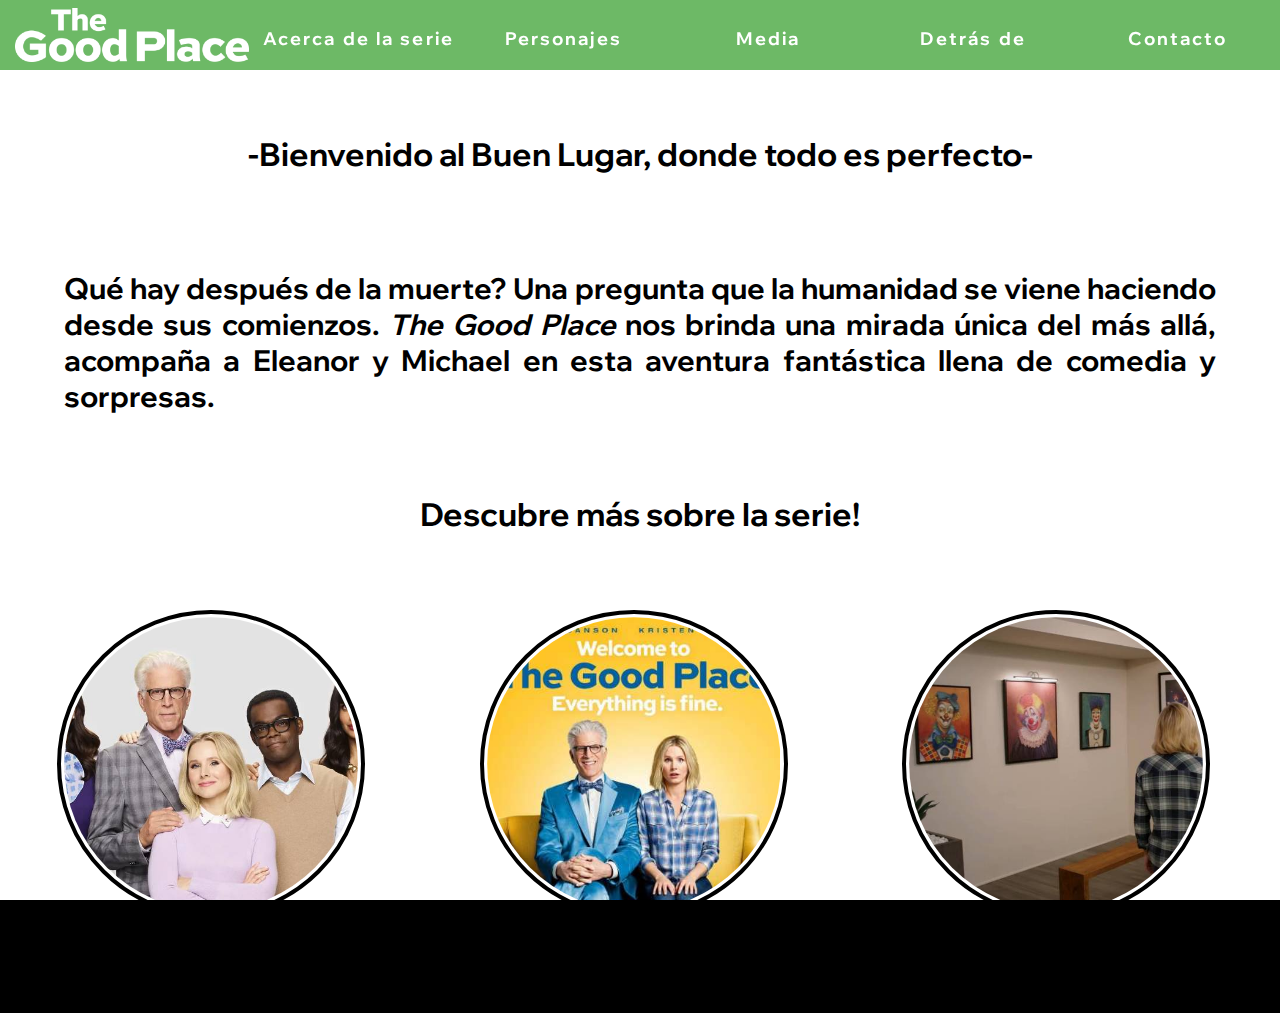
<file: Index.html>
<!DOCTYPE html>
<html>
<head>
	<link rel="stylesheet" type="text/css" href="css/style.css">
	<link rel="preconnect" href="https://fonts.googleapis.com">
	<link rel="preconnect" href="https://fonts.gstatic.com" crossorigin>
	<link href="https://fonts.googleapis.com/css2?family=Wix+Madefor+Display&display=swap" rel="stylesheet">
	<meta charset="UTF-8">
	<meta name="viewport" content="width=device-width, initial-scale=1">
	<title>The Good Page</title>
	<link rel="icon" type="image/x-icon" href="images/favicon.ico">
</head>
<body>

<header>
	<div class="logo">
		<a href="index.html"> 
            <img src="images/logo_linea.png" alt = "Logo de The Good Place">
        </a>
	</div>
	<nav>
		<ul class="navigator">
			<li><a href="serie.html">Acerca de la serie</a></li>
			<li><a href="personajes.html">Personajes</a></li>
			<li><a href="media.html">Media</a></li>
			<li class="drop"><p>Detrás de escena&#9662</p>
				<ul class="dropdown">
					<li><a href="backstage.html">Equipo</a></li>
					<li><a href="reviews.html">Recepción</a></li>
				</ul>
			</li>
			<li><a href="about.html">Contacto</a></li>
		</ul>
		<div class="hamburguesa">
			<span></span>
			<span></span>
			<span></span>
		</div>
	</nav>
</header>

<main class="welcome">
	<h1>-Bienvenido al Buen Lugar, donde todo es perfecto-</h1>
	<p>Qué hay después de la muerte? Una pregunta que la humanidad se viene haciendo desde sus comienzos. <span>The Good Place</span> nos brinda una mirada única del más allá, acompaña a Eleanor y Michael en esta aventura fantástica llena de comedia y sorpresas.</p>

	
	<article class="redireccion_pages">
		<h2>Descubre más sobre la serie!</h2>
		<section>
			<div>
				<a href="Personajes.html"> 
					<img src="images/characters.jpg" alt = "redireccion a la pagina de personajes">
					<h4>Personajes</h4>
				</a>
			</div>
			<div>
				<a href="Serie.html"> 
					<img src="images/serie.jpg" alt = "redireccion a informacion de la serie">
					<h4>Sobre la serie</h4>
				</a>
			</div>
			<div>
				<a href="Media.html"> 
					<img src="images/media.jpg" alt = "redireccion a la galeria de imagenes">
					<h4>Galería</h4>
				</a>
			</div>
		</section>
	</article>
</main>

<footer>
	<p>Legal</p>
	<a href="https://www.netflix.com/ar/title/80113701">Ver ahora</a>
</footer>
<script src="js/hamburger.js"></script>
</body>
</html>
</file>
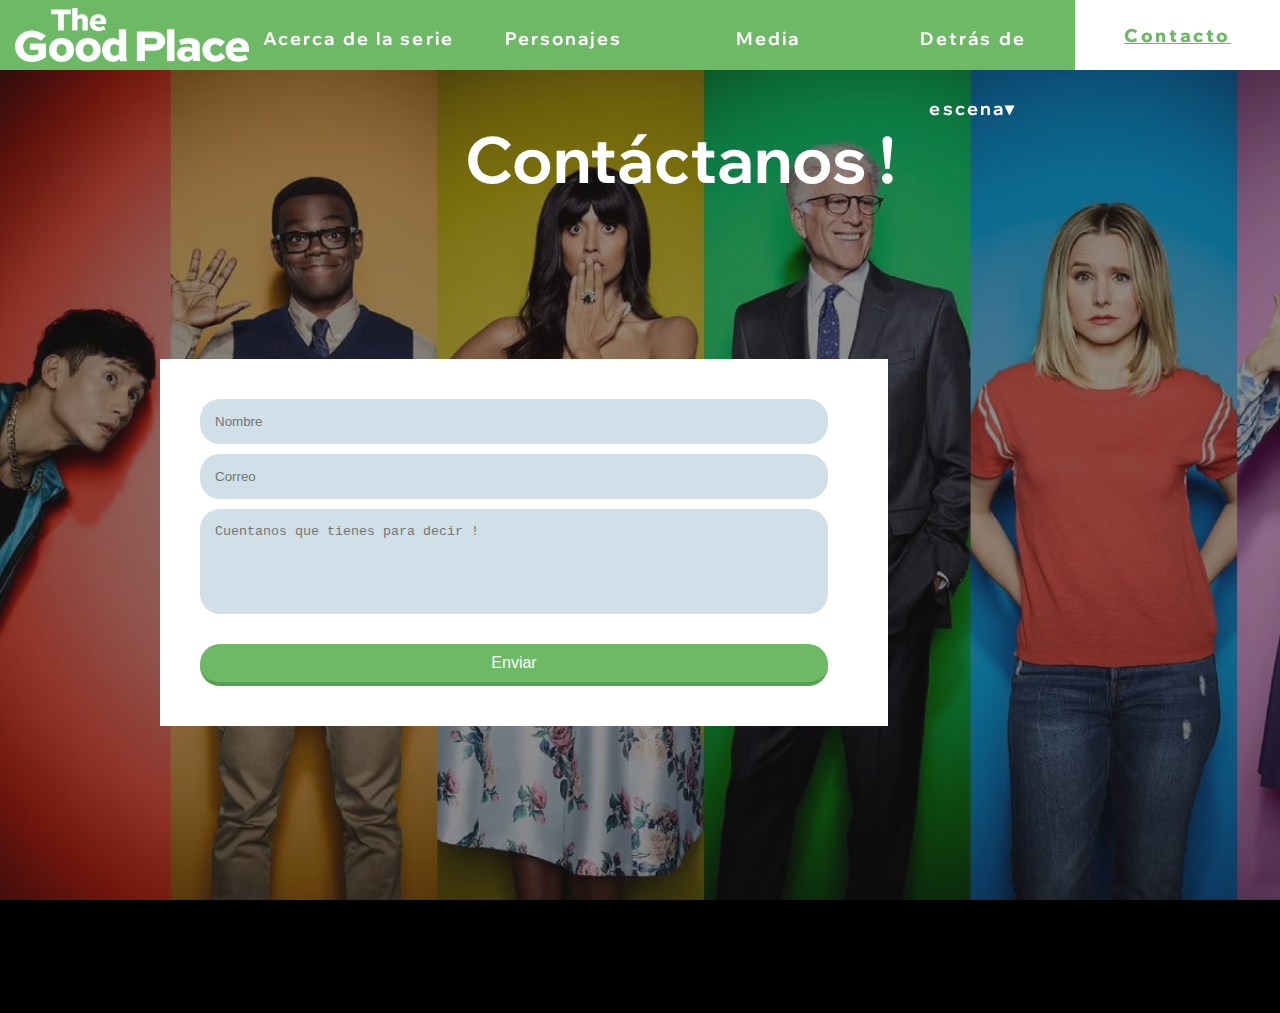
<file: About.html>
<!DOCTYPE html>
<html>
<head>
	<link rel="stylesheet" type="text/css" href="css/style.css">
	<link rel="preconnect" href="https://fonts.googleapis.com">
	<link rel="preconnect" href="https://fonts.gstatic.com" crossorigin>
	<link href="https://fonts.googleapis.com/css2?family=Wix+Madefor+Display&display=swap" rel="stylesheet">
	<meta charset="UTF-8">
	<meta name="viewport" content="width=device-width, initial-scale=1">
	<title>The Good Page</title>
	<link rel="icon" type="image/x-icon" href="images/favicon.ico">
</head>
<body>

<header>
	<div class="logo">
		<a href="index.html"> 
            <img src="images/logo_linea.png" alt = "Logo de The Good Place">
        </a>
	</div>
	<nav>
		<ul class="navigator">
			<li><a href="serie.html">Acerca de la serie</a></li>
			<li><a href="personajes.html">Personajes</a></li>
			<li><a href="media.html">Media</a></li>
			<li class="drop"><p>Detrás de escena&#9662</p>
				<ul class="dropdown">
					<li><a href="backstage.html">Equipo</a></li>
					<li><a href="reviews.html">Recepción</a></li>
				</ul>
			</li>
			<li class="current">Contacto</li>
		</ul>
		<div class="hamburguesa">
			<span></span>
			<span></span>
			<span></span>
		</div>
	</nav>
</header>

<main class="contacto">
	<section>
		<article>
			<h1>Contáctanos !</h1>
			<form action="/" class="decor">
				<div class="form-inner">
				<input type="text" placeholder="Nombre">
				<input type="email" placeholder="Correo">
				<textarea placeholder="Cuentanos que tienes para decir !" rows="5"></textarea>
				<button type="submit" href="/">Enviar</button>
				</div>
			</form>
		</article>
	</section>
</main>

<footer>
	<p>Legal</p>
	<a href="https://www.netflix.com/ar/title/80113701">Ver ahora</a>
</footer>
<script src="js/hamburger.js"></script>
</body>
</html>
</file>
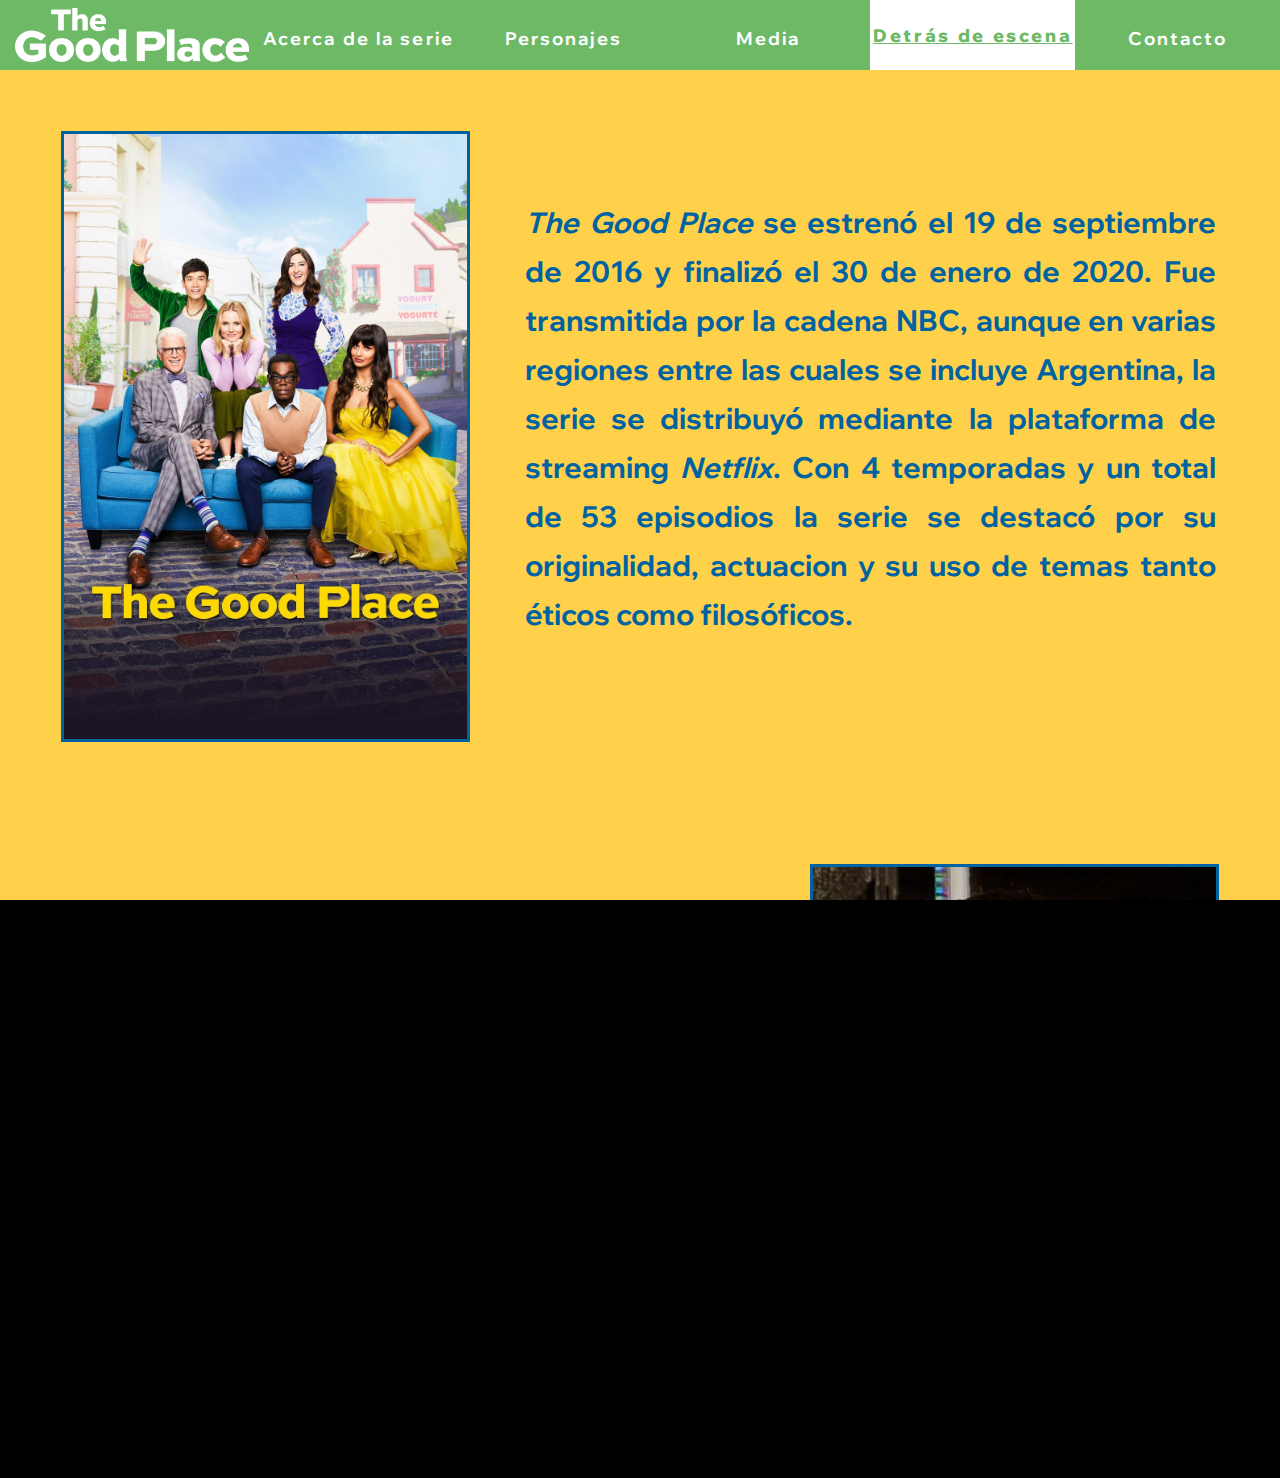
<file: Backstage.html>
<!DOCTYPE html>
<html>
<head>
	<link rel="stylesheet" type="text/css" href="css/style.css">
	<link rel="preconnect" href="https://fonts.googleapis.com">
	<link rel="preconnect" href="https://fonts.gstatic.com" crossorigin>
	<link href="https://fonts.googleapis.com/css2?family=Wix+Madefor+Display&display=swap" rel="stylesheet">
	<meta charset="UTF-8">
	<meta name="viewport" content="width=device-width, initial-scale=1">
	<title>The Good Page</title>
	<link rel="icon" type="image/x-icon" href="images/favicon.ico">
</head>

<body>

<header>
	<div class="logo">
		<a href="index.html"> 
            <img src="images/logo_linea.png" alt = "Logo de The Good Place">
        </a>
	</div>
	<nav>
		<ul class="navigator">
			<li><a href="serie.html">Acerca de la serie</a></li>
			<li><a href="personajes.html">Personajes</a></li>
			<li><a href="media.html">Media</a></li>
			<li class="current drop"><p class="curp">Detrás de escena</p>
				<ul class="dropdown">
					<li class="current">Equipo</li>
					<li><a href="reviews.html">Recepción</a></li>
				</ul>
			</li>
			<li><a href="about.html">Contacto</a></li>
		</ul>
		<div class="hamburguesa">
			<span></span>
			<span></span>
			<span></span>
		</div>
	</nav>
</header>

<main>
	<section class="infol">
		<img src="images/promoimage.jpg" alt="Poster de la series">
		<p><span>The Good Place</span> se estrenó el 19 de septiembre de 2016 y finalizó el 30 de enero de 2020. 
			Fue transmitida por la cadena NBC, aunque en varias regiones entre las cuales se incluye Argentina, la serie se distribuyó mediante la plataforma de streaming <span>Netflix</span>. Con 4 temporadas y un total de 53 episodios la serie se destacó por su originalidad, actuacion y su uso de temas tanto éticos como filosóficos.
		</p>
	</section>
	<section class="infor">
		<p>La serie fue creada por Michael Schur, un productor y guionista estadounidense, ganador de dos Premios Primetime Emmy por su trabajo en <span>Saturday Night Live</span>. Schur es conocido principalmente por su participacion en <span>The Office</span> y <span>Parks and Recreations</span> así como también ser el creador de <span>Brooklyn 99</span>.</p>
		<img src="images/schur.jpg" alt="Michael Schur">
	</section>
</main>

<footer>
	<p>Legal</p>
	<a href="https://www.netflix.com/ar/title/80113701">Ver ahora</a>
</footer>
<script src="js/hamburger.js"></script>
</body>
</html>
</file>
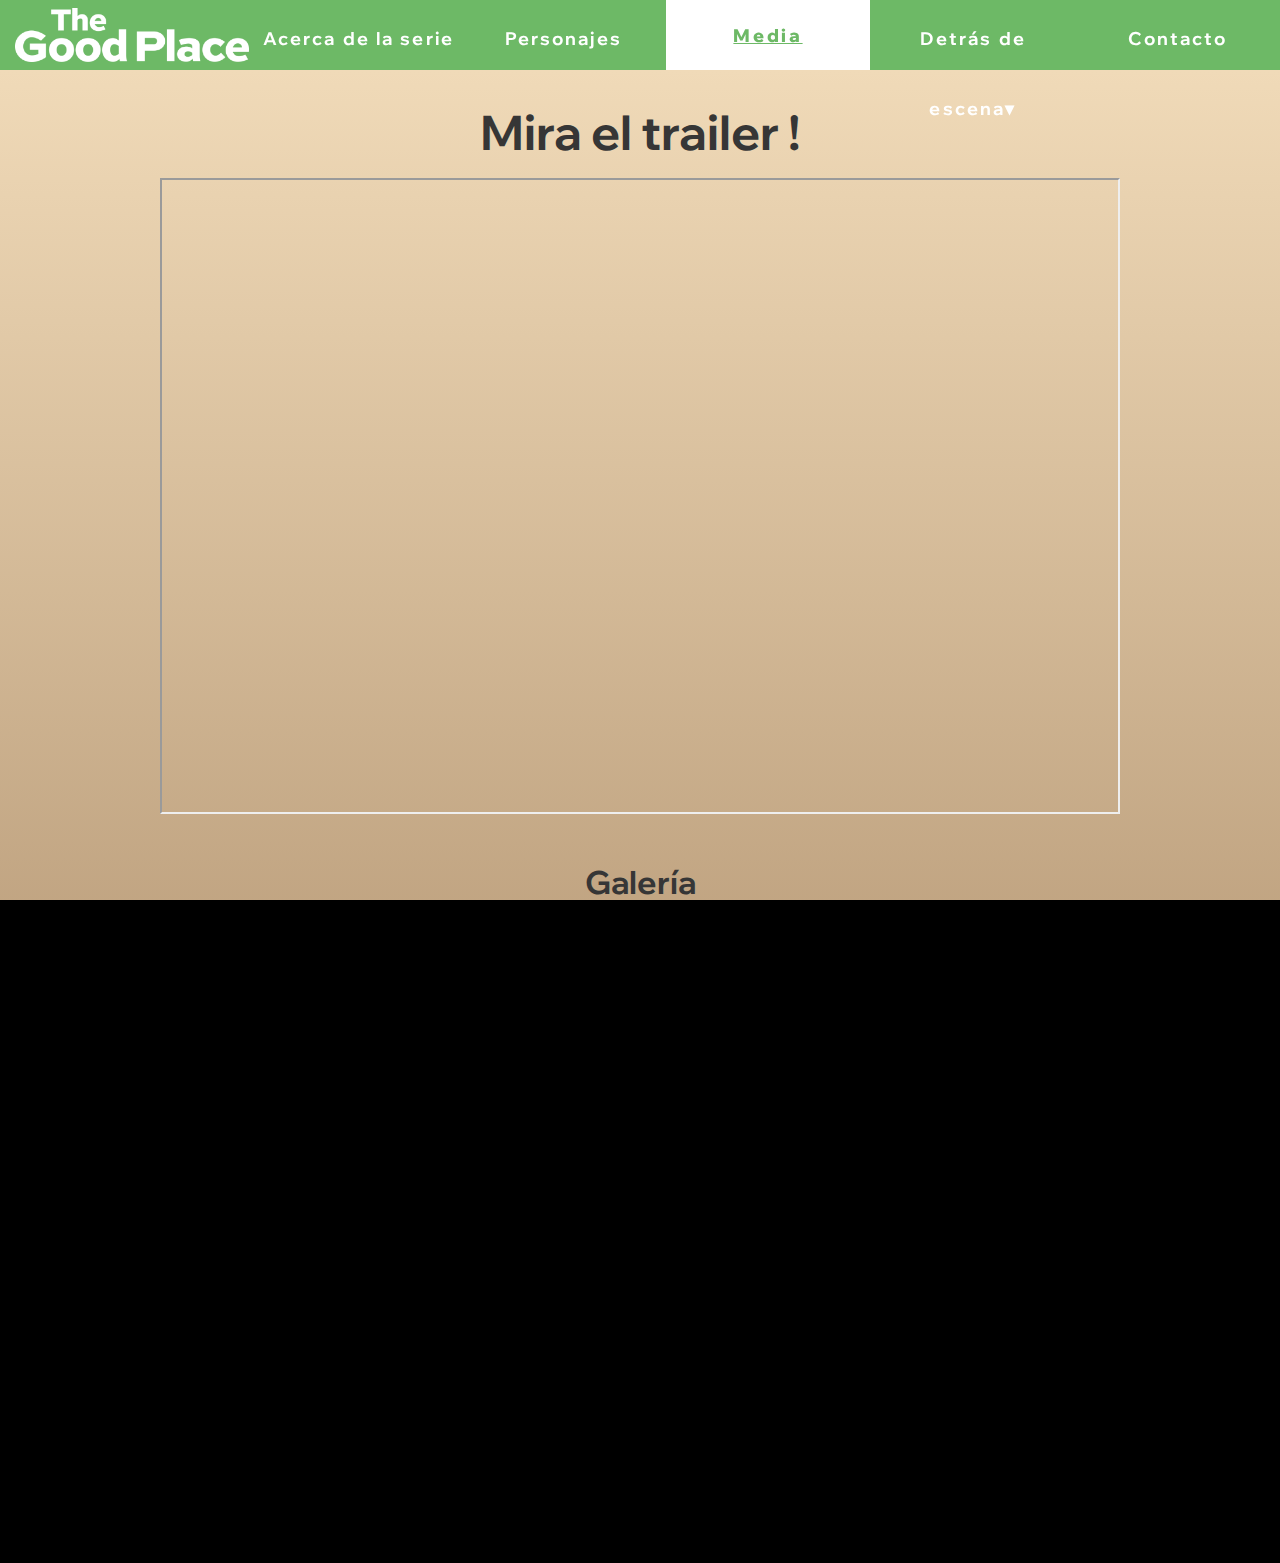
<file: Media.html>
<!DOCTYPE html>
<html>
<head>
	<link rel="stylesheet" href="css/lightbox.css">
	<link rel="stylesheet" type="text/css" href="css/style.css">
	<link rel="preconnect" href="https://fonts.googleapis.com">
	<link rel="preconnect" href="https://fonts.gstatic.com" crossorigin>
	<link href="https://fonts.googleapis.com/css2?family=Wix+Madefor+Display&display=swap" rel="stylesheet">
	<meta charset="UTF-8">
	<meta name="viewport" content="width=device-width, initial-scale=1">
	<title>The Good Page</title>
	<link rel="icon" type="image/x-icon" href="images/favicon.ico">
</head>

<body>
	
<header>
	<div class="logo">
		<a href="index.html"> 
            <img src="images/logo_linea.png" alt = "Logo de The Good Place">
        </a>
	</div>
	<nav>
		<ul class="navigator">
			<li><a href="serie.html">Acerca de la serie</a></li>
			<li><a href="personajes.html">Personajes</a></li>
			<li class="current">Media</li>
			<li class="drop"><p>Detrás de escena&#9662</p>
				<ul class="dropdown">
					<li><a href="backstage.html">Equipo</a></li>
					<li><a href="reviews.html">Recepción</a></li>
				</ul>
			</li>
			<li><a href="about.html">Contacto</a></li>
		</ul>
		<div class="hamburguesa">
			<span></span>
			<span></span>
			<span></span>
		</div>
	</nav>
</header>

<main class="galeria">
	<h1>Mira el trailer !</h1>
	<section class="trailer">
		<iframe src="https://www.youtube.com/embed/9QxRbzFk3zk" title="THE GOOD PLACE Trailer" allow="accelerometer; autoplay; clipboard-write; encrypted-media; gyroscope; picture-in-picture; web-share" allowfullscreen></iframe>
	</section>
	<h2>Galería</h2>
	<section class="gallery">
		<a class="galeryimg" href="images/beginning.jpg" data-lightbox="gallery" data-title="Eleanor despierta en la oficina de Michael"><img class="thumbnail" src="images/beggining_t.jpg" alt="Eleanor despierta en la oficina de Michael"/></a>
		<a class="galeryimg" href="images/introduction.jpg" data-lightbox="gallery" data-title="Michael invita a Eleanor a su oficina"><img class="thumbnail" src="images/introduction_t.jpg" alt="Michael invita a Eleanor a su oficina"/></a>
		<a class="galeryimg" href="images/talk.jpg" data-lightbox="gallery" data-title="Conversacion en la oficina"><img class="thumbnail" src="images/talk_t.jpg" alt="Conversacion en la oficina entre Michael y Eleanor"/></a>
		<a class="galeryimg" href="images/office.jpg" data-lightbox="gallery" data-title="Michael señalando un cuadro"><img class="thumbnail" src="images/office_t.jpg" alt="Michael señalando un cuadro"/></a>
		<a class="galeryimg" href="images/neighbourhood.jpg" data-lightbox="gallery" data-title="Michael le muestra el vecindario a Eleanor"><img class="thumbnail" src="images/neighbourhood_t.jpg" alt="Michael le muestra el vecindario a Eleanor"/></a>
		<a class="galeryimg" href="images/building.jpg" data-lightbox="gallery" data-title="Edificio del vecindario"><img class="thumbnail" src="images/building_t.jpg" alt="Un edificio del vecindario"/></a>
		<a class="galeryimg" href="images/Eleanor_house.jpg" data-lightbox="gallery" data-title="La casa de Eleanor"><img class="thumbnail" src="images/Eleanor_house_t.jpg" alt="Michael le muestra a Eleanor su nueva a casa"/></a>			<a class="galeryimg" href="images/mansion.jpg" data-lightbox="gallery" data-title="La mansion de Tahani"><img class="thumbnail" src="images/mansion_t.jpg" alt="La mansion de Tahani al lado de la casa de Eleanor"/></a>
		<a class="galeryimg" href="images/people.jpg" data-lightbox="gallery" data-title="Los habitantes del vecindario reunidos"><img class="thumbnail" src="images/people_t.jpg" alt="Los habitantes del vecindario reunidos"/></a>
		<a class="galeryimg" href="images/presentation.jpg" data-lightbox="gallery" data-title="Presentacion de bienvenida al buen lugar"><img class="thumbnail" src="images/presentation_t.jpg" alt="Presentacion de bienvenida al buen lugar"/></a>
		<a class="galeryimg" href="images/presentation(1).jpg" data-lightbox="gallery" data-title="Presentacion de bienvenida al buen lugar"><img class="thumbnail" src="images/presentation(1)_t.jpg" alt="Presentacion de bienvenida al buen lugar"/></a>
		<a class="galeryimg" href="images/points.jpg" data-lightbox="gallery" data-title="El sistema de puntos"><img class="thumbnail" src="images/points_t.jpg" alt="Michael explicando el sistema de puntos"/></a>
		<a class="galeryimg" href="images/memories.jpg" data-lightbox="gallery" data-title="Los personajes viendo las memorias de Eleanor"><img class="thumbnail" src="images/memories_t.jpg" alt="Los personajes viendo las memorias de Eleanor"/></a>
		<a class="galeryimg" href="images/clowns.jpg" data-lightbox="gallery" data-title="Cuadros de payaso en la casa de Eleanor"><img class="thumbnail" src="images/clowns_t.jpg" alt="Cuadros de payaso en la casa de Eleanor"/></a>
		<a class="galeryimg" href="images/meeting.jpg" data-lightbox="gallery" data-title="Michael presentando a Chidi y Eleanor"><img class="thumbnail" src="images/meeting_t.jpg" alt="Michael presentando a Chidi y Eleanor"/></a>
		<a class="galeryimg" href="images/alive.jpg" data-lightbox="gallery" data-title="Eleanor en su trabajo cuando estaba viva"><img class="thumbnail" src="images/alive_t.jpg" alt="Eleanor en su trabajo cuando estaba viva"/></a>
		<a class="galeryimg" href="images/yogurt.jpg" data-lightbox="gallery" data-title="Eleanor y Chidi en el local de yogurt"><img class="thumbnail" src="images/yogurt_t.jpg" alt="Eleanor y Chidi sentados en el local de yogurt"/></a>
		<a class="galeryimg" href="images/janetmeet.jpg" data-lightbox="gallery" data-title="Janet junto a Eleanor y Chidi en el local de yogurt"><img class="thumbnail" src="images/janetmeet_t.jpg" alt="Janet junto a Eleanor y Chidi en el local de yogurt"/></a>
		<a class="galeryimg" href="images/class.jpg" data-lightbox="gallery" data-title="Chidi dandole a Eleanor clases de etica"><img class="thumbnail" src="images/class_t.jpg" alt="Chidi dandole a Eleanor clases de etica"/></a>
		<a class="galeryimg" href="images/park.jpg" data-lightbox="gallery" data-title="Michael y Eleanor caminando por el parque"><img class="thumbnail" src="images/park_t.jpg" alt="Michael y Eleanor caminando por el parque"/></a>
		<a class="galeryimg" href="images/park(1).jpg" data-lightbox="gallery" data-title="Michael y Eleanor caminando por el parque"><img class="thumbnail" src="images/park(1)_t.jpg" alt="Michael y Eleanor caminando por el parque"/></a>
		<a class="galeryimg" href="images/fountain.jpg" data-lightbox="gallery" data-title="Fuente frente a una de las mansiones"><img class="thumbnail" src="images/fountain_t.jpg" alt="Fuente frente a una de las mansiones"/></a>
		<a class="galeryimg" href="images/party.jpg" data-lightbox="gallery" data-title="Eleanor y Chidi entrando a la fiesta de Tahani"><img class="thumbnail" src="images/party_t.jpg" alt="Eleanor y Chidi entrando a la fiesta de Tahani"/></a>
		<a class="galeryimg" href="images/party(1).jpg" data-lightbox="gallery" data-title="Eleanor y Chidi entrando a la fiesta de Tahani"><img class="thumbnail" src="images/party(1)_t.jpg" alt="Eleanor y Chidi entrando a la fiesta de Tahani"/></a>
		<a class="galeryimg" href="images/party(2).jpg" data-lightbox="gallery" data-title="Tahani y Jason en la fiesta"><img class="thumbnail" src="images/party(2)_t.jpg" alt="Tahani y Jason en la fiesta"/></a>
		<a class="galeryimg" href="images/party(3).jpg" data-lightbox="gallery" data-title="Michael dando un discurso en la fiesta"><img class="thumbnail" src="images/party(3)_t.jpg" alt="Michael dando un discurso en la fiesta"/></a>
		<a class="galeryimg" href="images/view.jpg" data-lightbox="gallery" data-title="Chidi, Janet y Michael viendo el buen lugar desde lejos"><img class="thumbnail" src="images/view_t.jpg" alt="Chidi, Janet y Michael viendo el buen lugar desde lejos"/></a>
		<a class="galeryimg" href="images/cast.jpg" data-lightbox="gallery" data-title="De izquierda a derecha: ELeanor, Janet, Jason, Tahani y Michael"><img class="thumbnail" src="images/cast_t.jpg" alt="De izquierda a derecha: ELeanor, Janet, Jason, Tahani y Michael"/></a>
		<a class="galeryimg" href="images/humans.jpg" data-lightbox="gallery" data-title="Los cuatro humanos principales y Janet detras de ellos"><img class="thumbnail" src="images/humans_t.jpg" alt="Los cuatro humanos principales y Janet detras de ellos"/></a>
	</section>
</main>

<footer>
	<p>Legal</p>
	<a href="https://www.netflix.com/ar/title/80113701">Ver ahora</a>
</footer>
<script src="js/lightbox-plus-jquery.min.js"></script>
<script src="js/hamburger.js"></script>
</body>
</html>
</file>
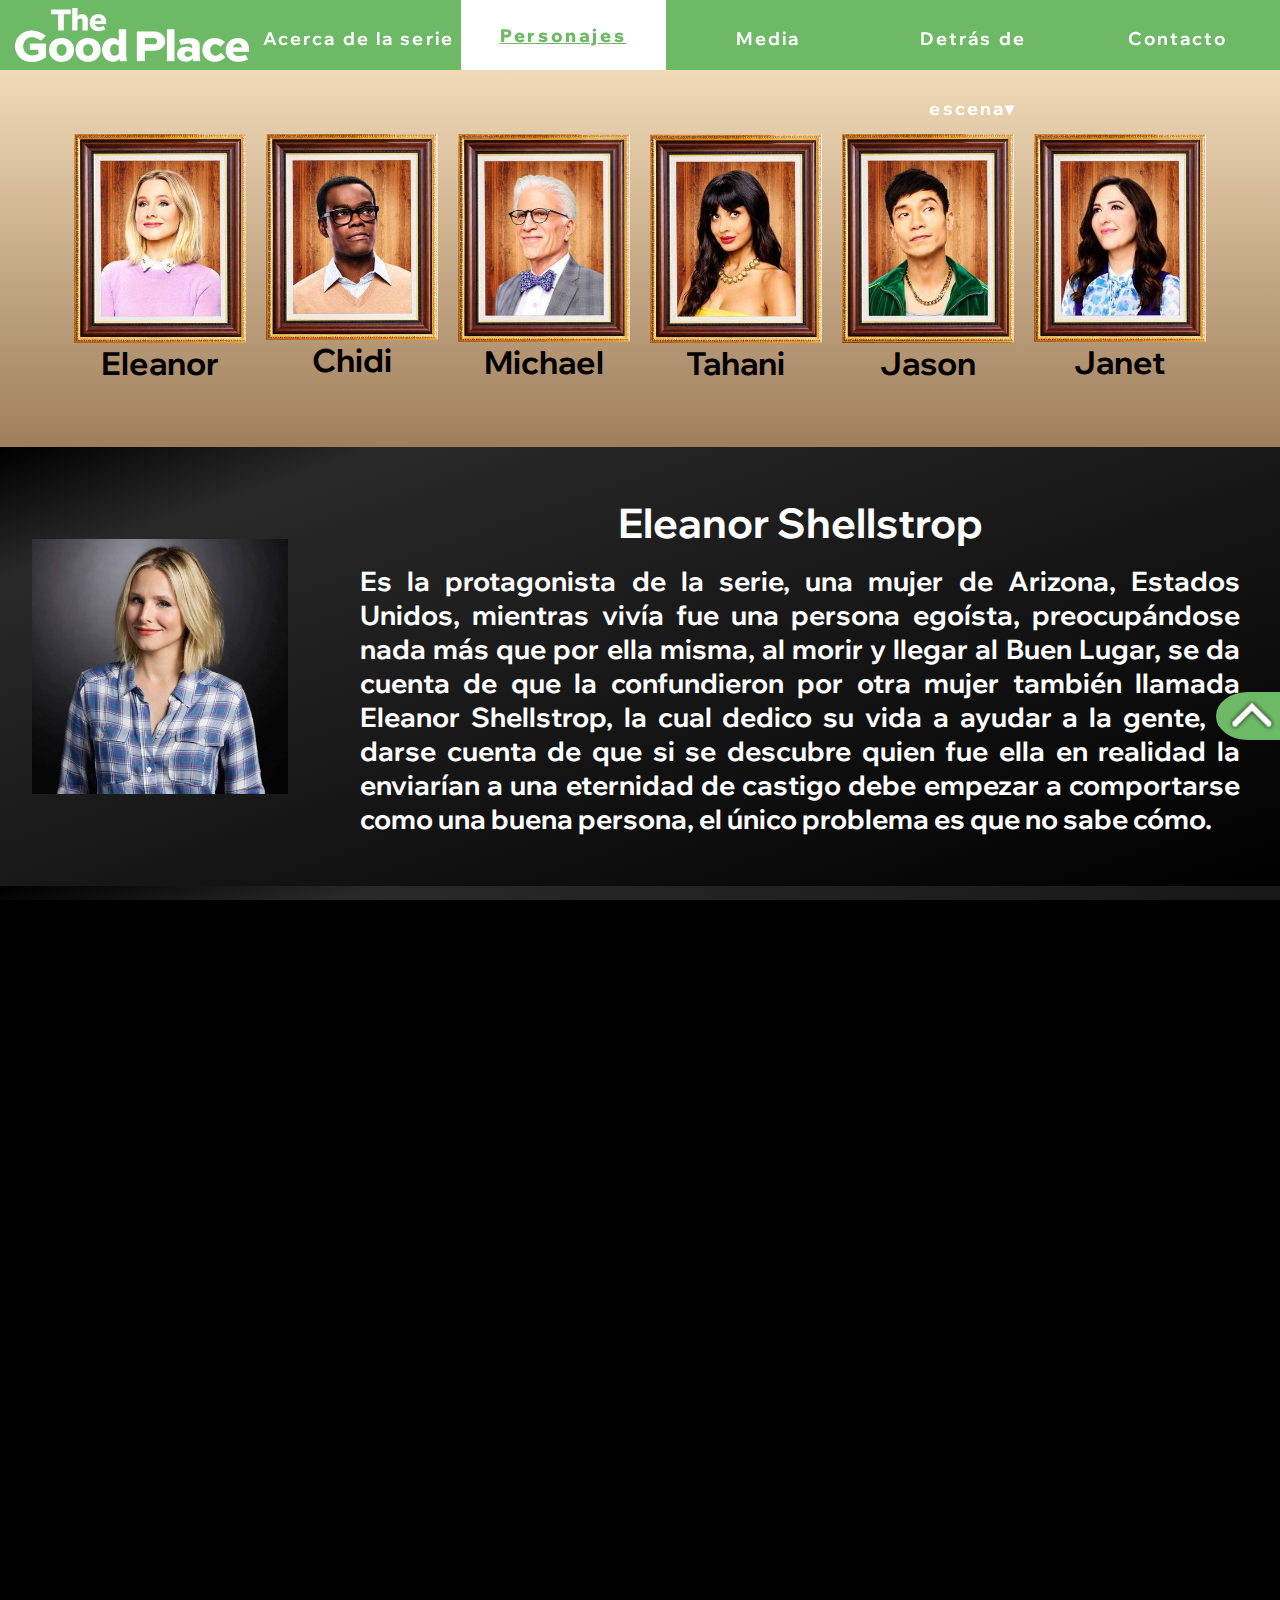
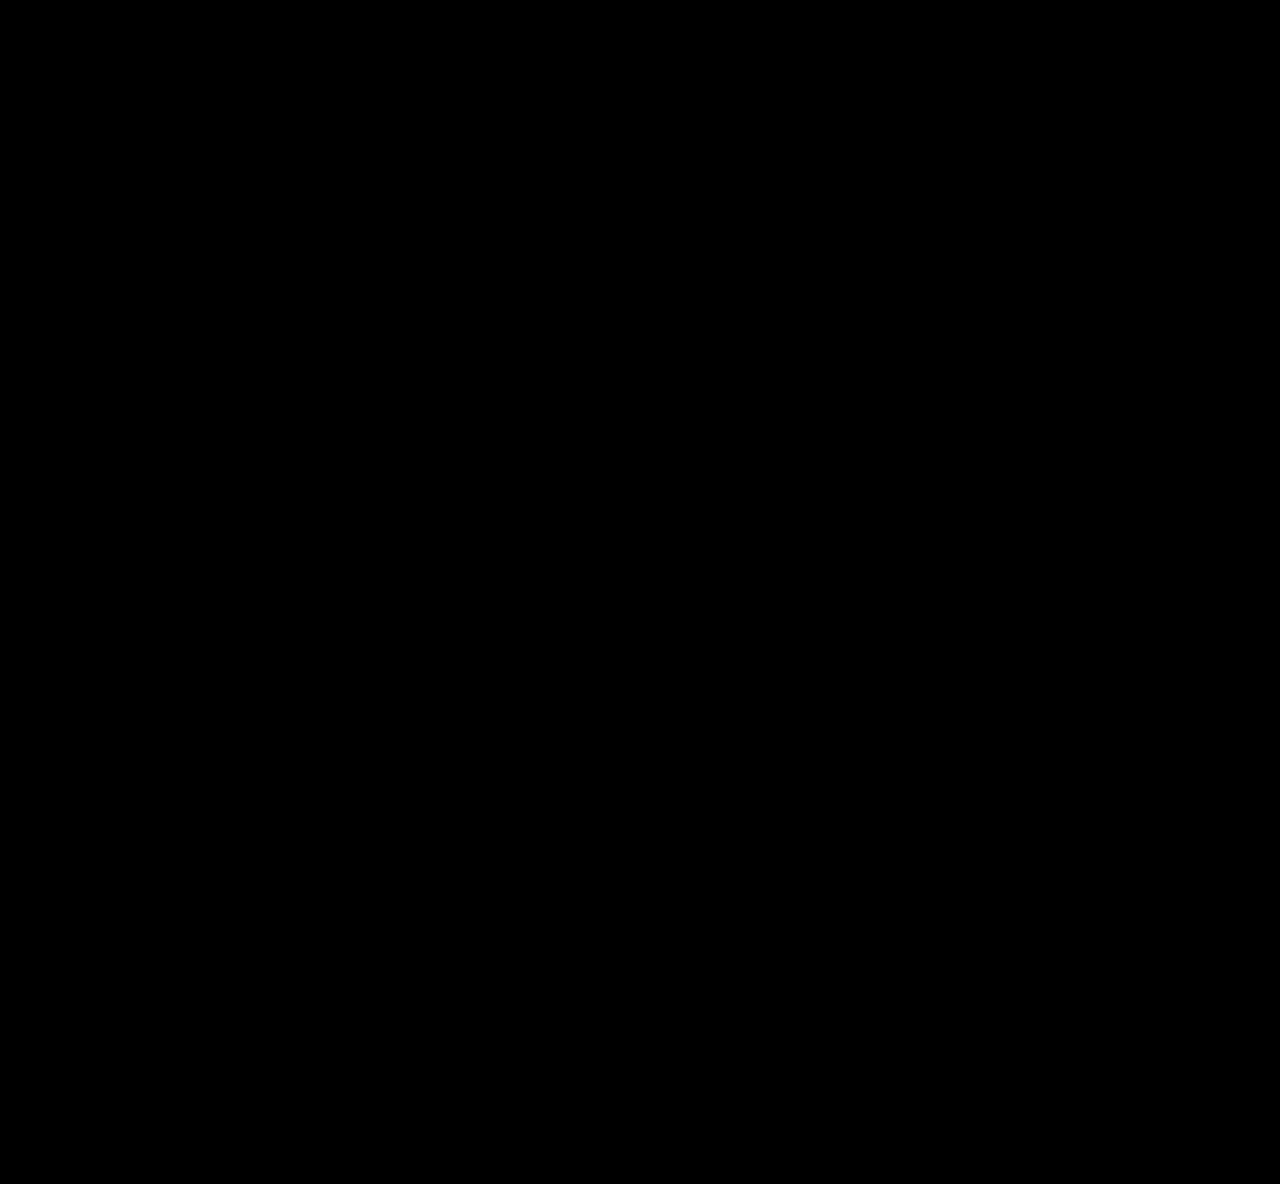
<file: Personajes.html>
<!DOCTYPE html>
<html>
<head>
	<link rel="stylesheet" type="text/css" href="css/style.css">
	<link rel="preconnect" href="https://fonts.googleapis.com">
	<link rel="preconnect" href="https://fonts.gstatic.com" crossorigin>
	<link href="https://fonts.googleapis.com/css2?family=Wix+Madefor+Display&display=swap" rel="stylesheet">
	<meta charset="UTF-8">
	<meta name="viewport" content="width=device-width, initial-scale=1">
	<title>The Good Page</title>
	<link rel="icon" type="image/x-icon" href="images/favicon.ico">
</head>

<body>

<header>
	<div class="logo">
		<a href="index.html"> 
            <img src="images/logo_linea.png" alt = "Logo de The Good Place">
        </a>
	</div>
	<nav>
		<ul class="navigator">
			<li><a href="serie.html">Acerca de la serie</a></li>
			<li class="current">Personajes</li>
			<li><a href="media.html">Media</a></li>
			<li class="drop"><p>Detrás de escena&#9662</p>
				<ul  class="dropdown">
					<li><a href="backstage.html">Equipo</a></li>
					<li><a href="reviews.html">Recepción</a></li>
				</ul>
			</li>
			<li><a href="about.html">Contacto</a></li>
		</ul>
		<div class="hamburguesa">
			<span></span>
			<span></span>
			<span></span>
		</div>
	</nav>
</header>


<main>
	<a href="#top" class="upbutton"><div></div></a>
	<section class="redireccion_char" id="top">
		<div>
			<a href="#Eleanor"> 
				<img src="images/eleanor_p.jpg" alt = "Portarretrato de Eleanor">
				Eleanor
			</a>
	    </div>
		<div>
			<a href="#Chidi"> 
				<img src="images/chidi_p.jpg" alt = "Portarretrato de Chidi">
				Chidi
			</a>
	    </div>
		<div>
			<a href="#Michael"> 
				<img src="images/michael_p.jpg" alt = "Portarretrato de Michael">
				Michael
			</a>
	    </div>
		<div>
			<a href="#Tahani"> 
				<img src="images/tahani_p.jpg" alt = "Portarretrato de Tahani">
				Tahani
			</a>
	    </div>
		<div>
			<a href="#Jason"> 
				<img src="images/jason_p.jpg" alt = "Portarretrato de Jason">
				Jason
			</a>
	    </div>
		<div>
			<a href="#Janet"> 
				<img src="images/janet_p.jpg" alt = "Portarretrato de Janet">
				Janet
			</a>
	    </div>
	</section>

	<article class="character" id="Eleanor">
		<img src="images/Eleanor.jpg" alt="Eleanor">
		<div>
			<h2> Eleanor Shellstrop </h2>
			<p>Es la protagonista de la serie, una mujer de Arizona, Estados Unidos, mientras vivía fue una persona egoísta, preocupándose nada más que por ella misma, al morir y llegar al Buen Lugar, se da cuenta de que la confundieron por otra mujer también llamada Eleanor Shellstrop, la cual dedico su vida a ayudar a la gente, al darse cuenta de que si se descubre quien fue ella en realidad la enviarían a una eternidad de castigo debe empezar a comportarse como una buena persona, el único problema es que no sabe cómo.</p>
		</div>
	</article>

	<article class="character" id="Chidi">
		<img src="images/Chidi.jpg" alt="Chidi">
		<div>
			<h2> Chidi Anagonye </h2>
			<p>Chidi es otro de los residentes del buen lugar, antes de morir era un profesor universitario de Filosofía Moral. Según Michael, el seria el alma gemela de Eleanor, por lo que viven juntos en el vecindario, cuando ella le cuenta su secreto, lo convence de no delatarla y le pide que le enseñe a ser una buena persona. Su principal cualidad y defecto personal es la de ser extremadamente indeciso.</p>
		</div>
	</article>

	<article class="character" id="Michael">
		<img src="images/Michael.jpg" alt="Michael">
		<div>
			<h2> Michael </h2>
			<p>Michael es el Arquitecto que diseñó el vecindario donde transcurre la serie, donde todo está pensado a medida de los gustos de los habitantes. Es el encargado de que todo sea perfecto para sus habitantes y el que les da la bienvenida cuando llegan al Buen lugar. Al no ser humano, se comporta de manera extraña, debido a que le fascinan las cosas simples de la vida diaria de los mortales.</p>
		</div>
	</article>

	<article class="character" id="Tahani">
		<img src="images/Tahani.jpg" alt="Tahani">
		<div>
			<h2> Tahani Al-Jamil</h2>
			<p>Tahani pertenecía a una familia de la alta sociedad en Inglaterra, a lo largo de su vida realizo y participo en números eventos de recaudaciones de dinero para diferentes beneficencias. Luego de morir termina en el vecindario de Michael. Ella vive en una mansión al lado de la casa de Eleanor junto con su alma gemela Jianyu (que en realidad es Jason), donde puede continuar con su estilo de vida organizando fiestas para el resto de los residentes del vecindario.</p>
		</div>
	</article>
	<article class="character" id="Jason">
		<img src="images/Jason.jpg" alt="Jason">
		<div>
			<h2> Jason Mendoza </h2>
			<p>Al igual que Eleanor, es otra persona que termino en el buen lugar por accidente, donde fue confundido por Jianyu, un monje budista, mientras que, en realidad, era originario de Florida, donde realizaba delitos menores. Al darse cuenta de que Eleanor tampoco pertenece ahí, le cuenta su secreto y se une a ella en su objetivo para evitar ser descubiertos. </p>
		</div>
	</article>
	<article class="character" id="Janet">
		<img src="images/Janet.jpg" alt="Janet">
		<div>
			<h2> Eleanor Shellstrop </h2>
			<p>Dentro del vecindario, Janet cumple el rol de ser una base de datos de todo el conocimiento tanto humano como del más allá.  No es ni humana y tampoco es como Michael, sino como una especie de asistente a la cual los residentes le pueden hacer preguntas, pedir que haga tareas o que les consiga cualquier objeto.</p>
		</div>
	</article>
</main>


<footer>
	<p>Legal</p>
	<a href="https://www.netflix.com/ar/title/80113701">Ver ahora</a>
</footer>
<script src="js/hamburger.js"></script>
</body>
</html>
</file>
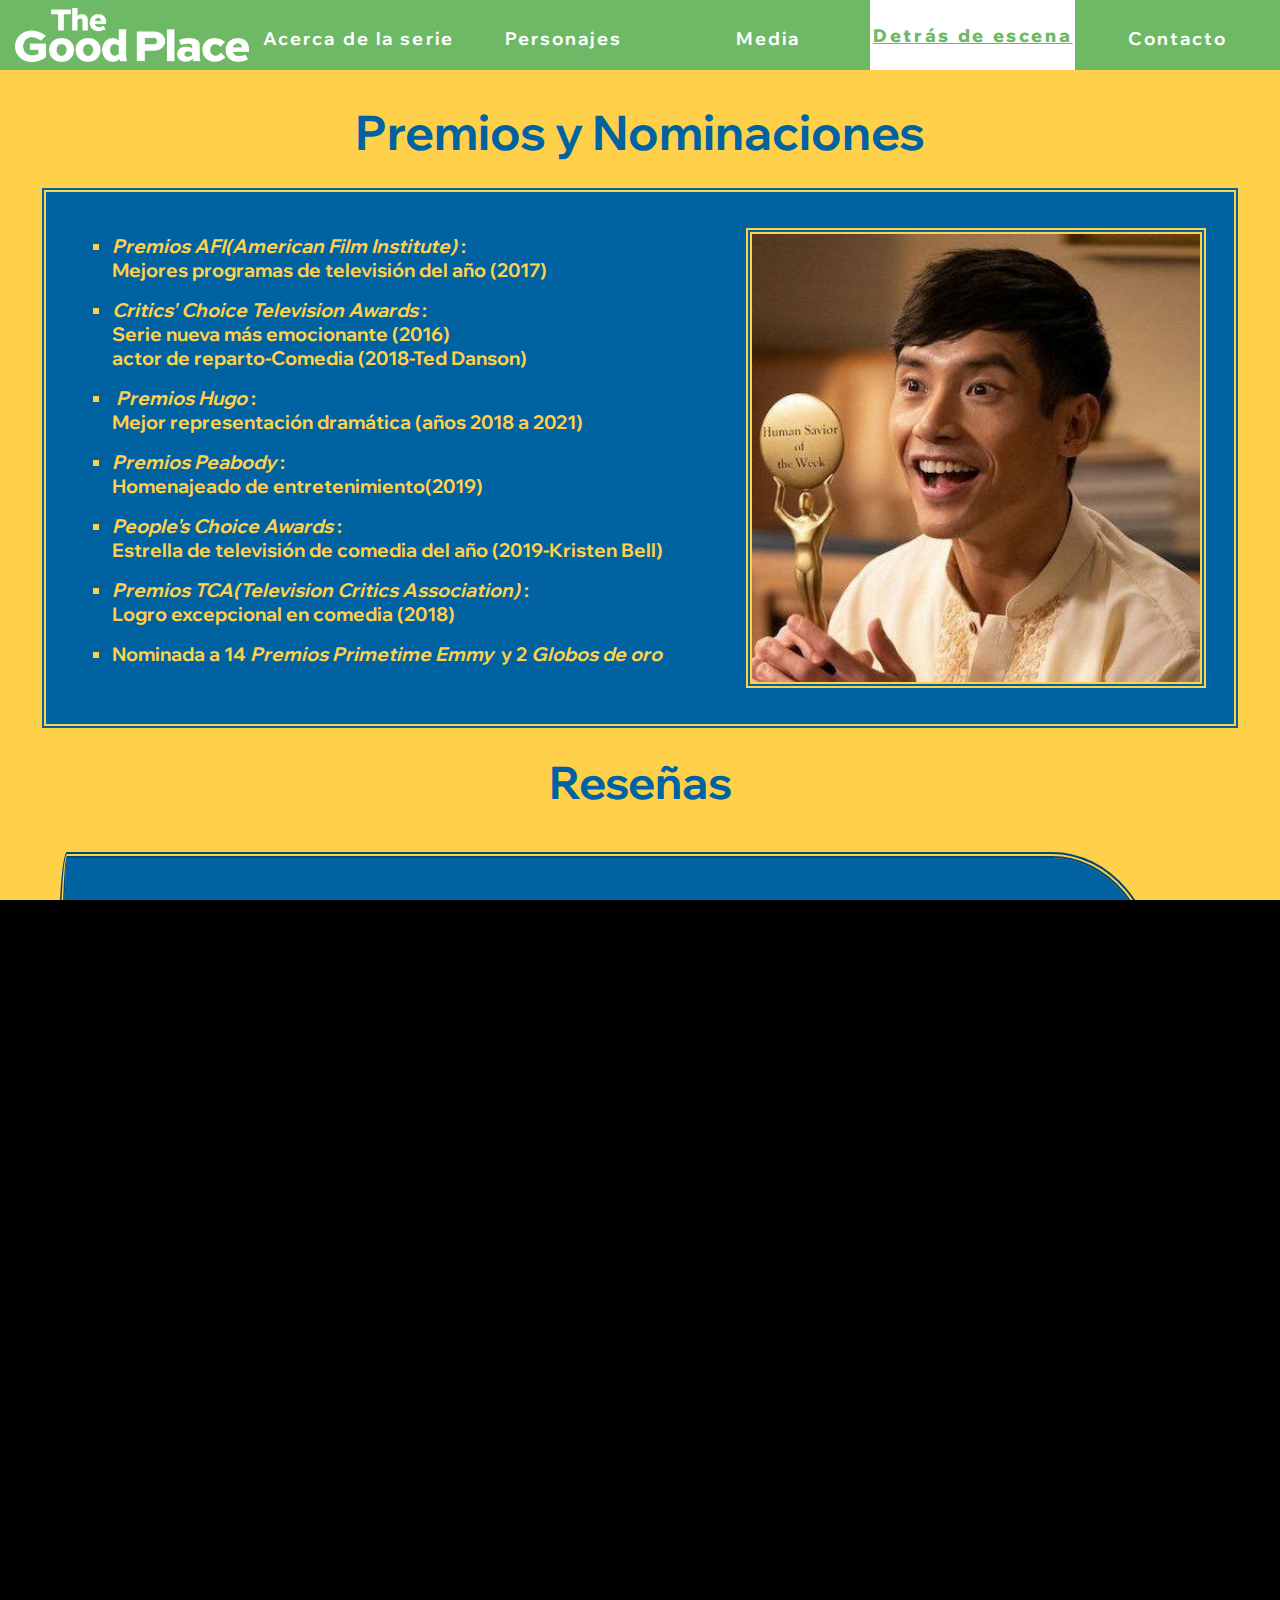
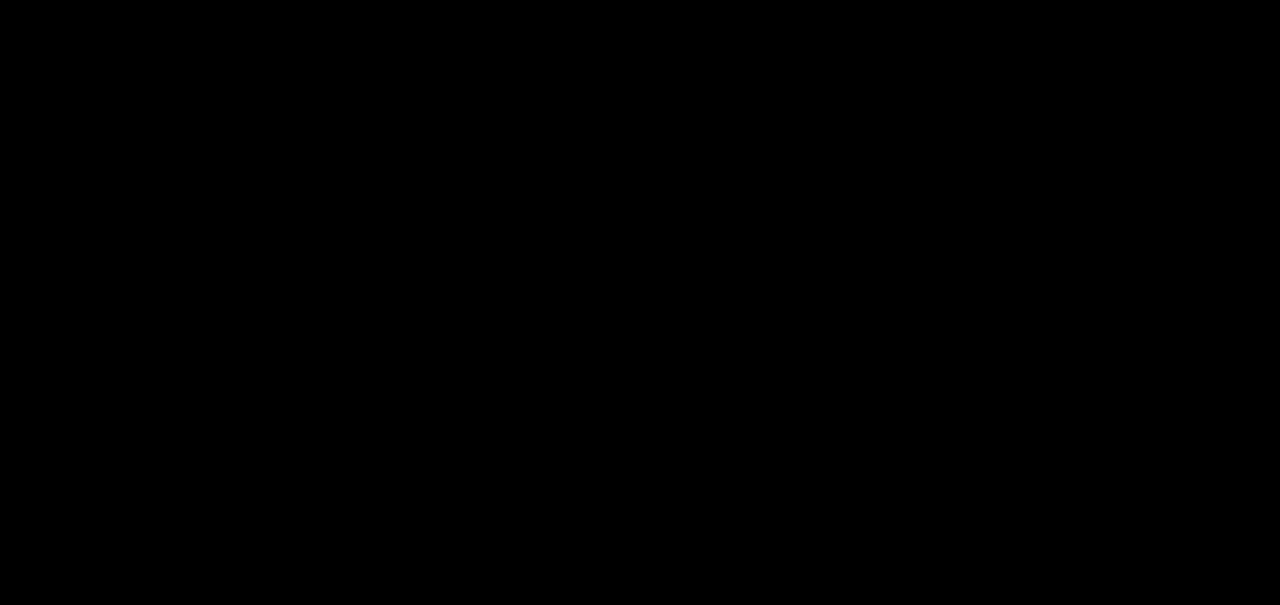
<file: Reviews.html>
<!DOCTYPE html>
<html>
<head>
	<link rel="stylesheet" type="text/css" href="css/style.css">
	<link rel="preconnect" href="https://fonts.googleapis.com">
	<link rel="preconnect" href="https://fonts.gstatic.com" crossorigin>
	<link href="https://fonts.googleapis.com/css2?family=Wix+Madefor+Display&display=swap" rel="stylesheet">
	<meta charset="UTF-8">
	<meta name="viewport" content="width=device-width, initial-scale=1">
	<title>The Good Page</title>
	<link rel="icon" type="image/x-icon" href="images/favicon.ico">
</head>

<body>
<header>
	<div class="logo">
		<a href="index.html"> 
            <img src="images/logo_linea.png" alt = "Logo de The Good Place">
        </a>
	</div>
	<nav class="menu">
		<ul  class="navigator">
			<li><a href="serie.html">Acerca de la serie</a></li>
			<li><a href="personajes.html">Personajes</a></li>
			<li><a href="media.html">Media</a></li>
			<li class="current drop"><p class="curp">Detrás de escena</p>
				<ul class="dropdown">
					<li><a href="backstage.html">Equipo</a></li>
					<li class="current">Recepción</li>
				</ul>
			</li>
			<li><a href="about.html">Contacto</a></li>
		</ul>
		<div class="hamburguesa">
			<span></span>
			<span></span>
			<span></span>
		</div>
	</nav>
</header>

<main class="reception">
	<h1>Premios y Nominaciones</h1>	
	<article class="awards">
		<ul>
			<li><span>Premios AFI(American Film Institute)</span> :<br> Mejores programas de televisión del año (2017)</li>
			<li><span>Critics' Choice Television Awards</span> :<br> Serie nueva más emocionante (2016)<br> actor de reparto-Comedia (2018-Ted Danson)</li>
			<li><span> Premios Hugo</span> :<br> Mejor representación dramática (años 2018 a 2021)</li>
			<li><span>Premios Peabody</span> :<br> Homenajeado de entretenimiento(2019)</li>
			<li><span>People's Choice Awards</span> :<br> Estrella de televisión de comedia del año (2019-Kristen Bell)</li>
			<li><span>Premios TCA(Television Critics Association)</span> :<br> Logro excepcional en comedia (2018)</li>
			<li>Nominada a 14 <span>Premios Primetime Emmy </span> y 2 <span>Globos de oro</span></li>
		</ul>
		<img src="images/trophy.jpg" alt="Jason con un trofeo">
	</article>
	<article class="reviews">
		<h2>Reseñas</h2>	
		<section class="right">
			<q>En cada capítulo, se explora una visión filosófica o ética de la vida ¿qué es ser bueno? ¿Si ayudas a alguien para ayudarte a ti, eso es algo bueno o no? ¿Cuál es LA respuesta? Hasta el dilema del tren hace presencia. The Good Place busca no solo entregar un mensaje relativamente básico y amplio como las demás sitcoms, sino que realmente busca hacerte reflexionar sobre tu vida y tus perspectivas de la misma. ¿Si un ser inmortal se equivoca, realmente importa?</q>
			<a href="https://comiqueros.cl/the-good-place-sin-spoilers/">Comiqueros</a>
		</section>
		<section class="left">
			<q>Si algo hace mágica esta serie, además del movimiento constante de la trama, son sus personajes. Verte identificado en la simpleza y a su vez la picaresca de la protagonista y de aquellas personas que le rodean crean un vínculo con la serie que vale la pena disfrutar.</q>
			<a href="https://sextabutaca.com/critica-the-good-place-sin-spoilers/"> Sexta Butaca</a>
		</section>
			<section class="right">
			<q>Es reflexivo, hilarante, descarado y básicamente el pináculo de lo que puede ofrecer esta forma de televisión. Incluso la presunción es brillante: una persona terrible accidentalmente llega al cielo y se producen travesuras. Pero ese es solo el punto de partida; este es un espectáculo que se convierte en algo mucho más: una manera perfecta de explorar las infinitas permutaciones de la naturaleza humana y la moralidad.(traducido del inglés)</q>
			<a href="https://observer.com/2018/09/film-crit-hulk-on-the-good-place-change-is-really-hard/"> Observer (en inglés)</a>
		</section>
		<section class="left">
			<q>Sin importar sus imperfecciones, <span>The good place </span> tuvo un mensaje increíble y transformador sobre lo que significa estar aquí en la tierra.(traducido del inglés)</q>
			<a href="https://www.insider.com/the-good-place-finale-series-changed-my-life-2020-1">Insider (en inglés)</a>
		</section>
	</article>
</main>

<footer>
	<p>Legal</p>
	<a href="https://www.netflix.com/ar/title/80113701">Ver ahora</a>
</footer>
<script src="js/hamburger.js"></script>
</body>
</html>
</file>
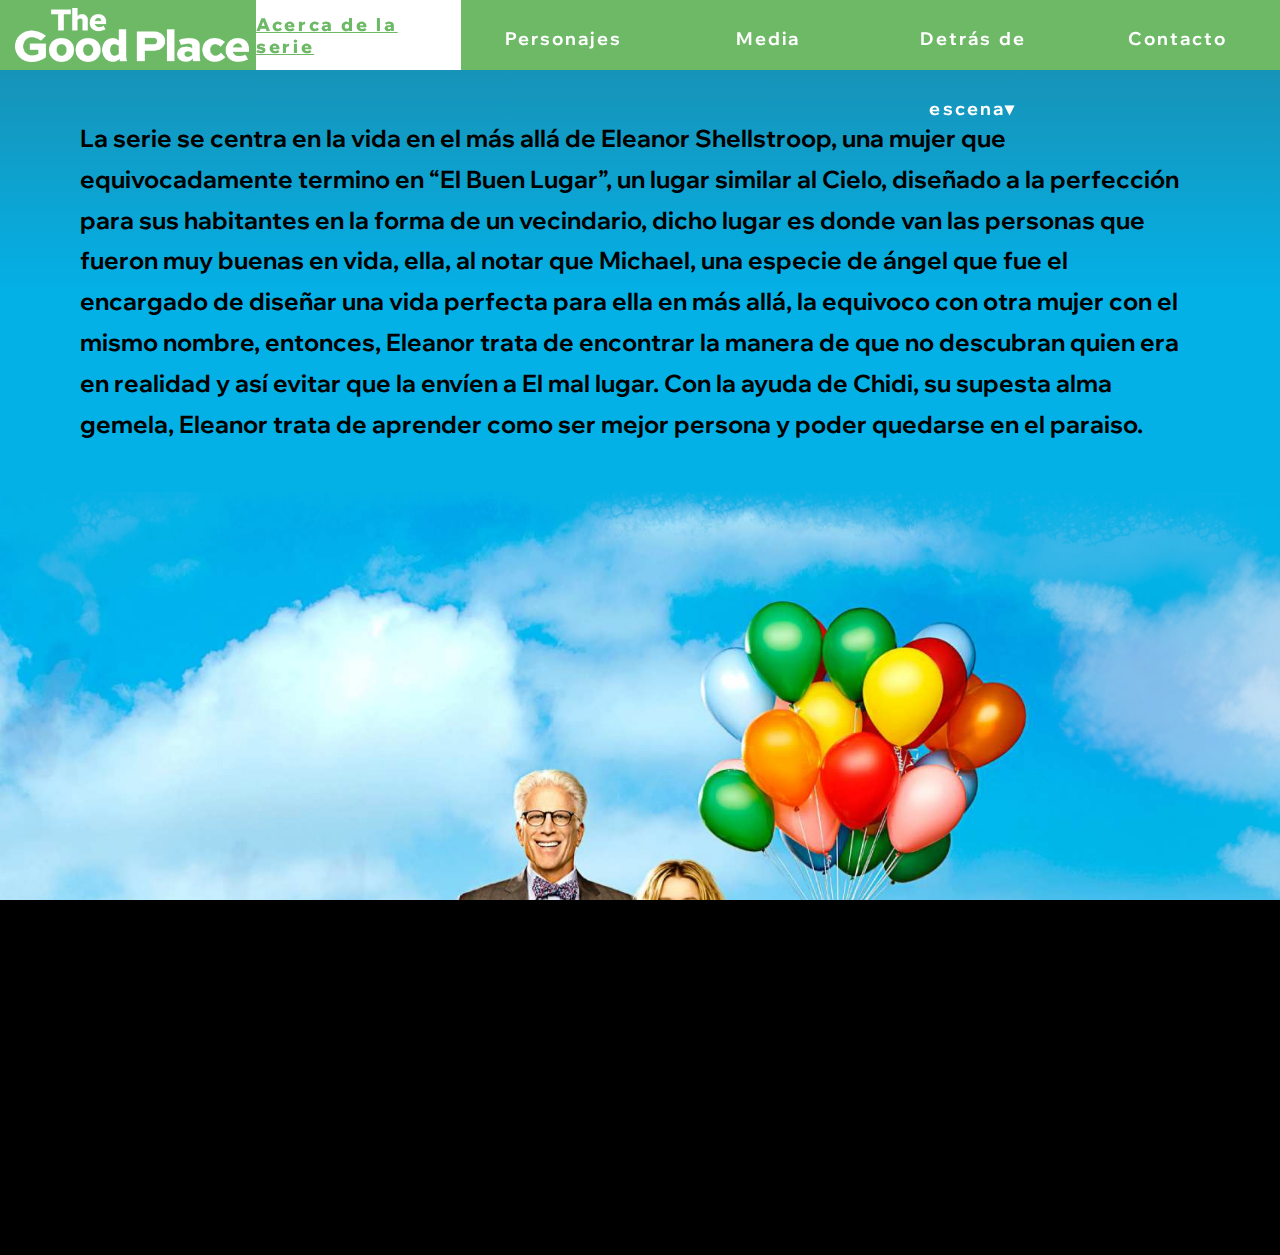
<file: Serie.html>
<!DOCTYPE html>
<html>
<head>
	<link rel="stylesheet" type="text/css" href="css/style.css">
	<link rel="preconnect" href="https://fonts.googleapis.com">
	<link rel="preconnect" href="https://fonts.gstatic.com" crossorigin>
	<link href="https://fonts.googleapis.com/css2?family=Wix+Madefor+Display&display=swap" rel="stylesheet">
	<meta charset="UTF-8">
	<meta name="viewport" content="width=device-width, initial-scale=1">
	<title>The Good Page</title>
	<link rel="icon" type="image/x-icon" href="images/favicon.ico">
</head>
<body>
<header>
	<div class="logo">
		<a href="index.html"> 
            <img src="images/logo_linea.png" alt = "Logo de The Good Place">
        </a>
	</div>
	<nav>
		<ul class="navigator">
			<li class="current">Acerca de la serie</li>
			<li><a href="personajes.html">Personajes</a></li>
			<li><a href="media.html">Media</a></li>
			<li class="drop"><p>Detrás de escena&#9662</p>
				<ul  class="dropdown">
					<li><a href="backstage.html">Equipo</a></li>
					<li><a href="reviews.html">Recepción</a></li>
				</ul>
			</li>
			<li><a href="about.html">Contacto</a></li>
		</ul>
		<div class="hamburguesa">
			<span></span>
			<span></span>
			<span></span>
		</div>
	</nav>
</header>

<main>
	<article class="sinopsis">
		<p> La serie se centra en la vida en el más allá de Eleanor Shellstroop, una mujer que equivocadamente termino en “El Buen Lugar”, un lugar similar al Cielo, diseñado a la perfección para sus habitantes en la forma de un vecindario, dicho lugar es donde van las personas que fueron muy buenas en vida, ella, al notar que Michael, una especie de ángel que fue el encargado de diseñar una vida perfecta para ella en más allá, la equivoco con otra mujer con el mismo nombre, entonces, Eleanor trata de encontrar la manera de que no descubran quien era en realidad y así evitar que la envíen a El mal lugar. Con la ayuda de Chidi, su supesta alma gemela, Eleanor trata de aprender como ser mejor persona y poder quedarse en el paraiso.</p>
		<img src="images/cactus.jpg" alt="Eleanor y Michael">
	</article>
</main>

<footer>
	<p>Legal</p>
	<a href="https://www.netflix.com/ar/title/80113701">Ver ahora</a>
</footer>
<script src="js/hamburger.js"></script>
</body>
</html>
</file>
<file: css/style.css>
/* RESET */
* {
	padding: 0px;
	margin: 0px;
	box-sizing: border-box;
	max-width: 1300px;
} 

/* general */
html {
	scroll-behavior: smooth;
	margin: 0 auto;
}

a{
	display: inline-block;
	text-decoration: none;
}

body {
	font-family: 'Wix Madefor Display', sans-serif;
	background: #000000;
	font-weight: 700;
}

span{
	font-style: italic;
	white-space: pre;
}

img{
	vertical-align:bottom;
}

html,body
{
    width: 100%;
    height: 100%;
    margin: 0px;
    padding: 0px;
    overflow-x: hidden; 
}

/*------------------------------------------------------------------ HEADER Y NAV ------------------------------------------------------------------*/

header {
	position: sticky;
	top: 0;
	width: 100vw;
	background: #6DB966;
	align-items: center;
	display: flex; 
	justify-content: space-between;
	height: 70px;
}


.logo{
	display: inline-block;
	position: relative;
	width: 20%;
	height: 100%;
}

.logo a{
	height: 100%;
	width: 100%;
}

.logo img{
	padding: 0.5rem;
	padding-right: 0;
	height: 100%;
	width: 100%;
	object-fit: contain;
}

nav{
	height: 100%;
	width: 80%;
}

nav ul{
	list-style: none;
	display: inline-flex;
	justify-content: center;
	align-items: center;
	width: 100%;
	height: 100%;
}

nav ul li {
	background: #6DB966;
	display: inline-flex;
	justify-content: center;
	align-items: center;
	width: 20%;
	height: 100%;
	vertical-align: middle;
}

nav ul li a, nav ul li p{
	width: 100%;
	height: 100%;
	padding: 3px 6px;
	color: #FFFFFF;
	font-size: 1.1rem;
	vertical-align: middle;
	letter-spacing: 0.12em;
	text-align: center;
	line-height: 70px;
}

/*DESPLEGABLE*/

.dropdown{
	position: absolute;
	width: 16%;
	top: 70px;
	display: none;
}

.dropdown li{
	display: flex;
	justify-content: center;
	align-items: center;
	flex-direction: column;

	width: 100%;
	height: 100%;
	background: #6DB966;
	font-size: 1.2rem;
	letter-spacing: 0.12em;

	vertical-align: middle;
}

.dropdown li a{
    text-align: center;
    vertical-align: middle;
	justify-content: center;
	color: #FFFFFF;
}

/*HOVER*/

nav ul li:hover {
	background: #FFFFFF;
}

nav ul li:hover a,nav ul li:hover p{
	color: #6DB966;
}

nav ul li:hover .dropdown{
	display: inline-block;
	background: #FFFFFF;
}

nav ul li:hover .dropdown a{
	color: #FFFFFF;
}

nav ul li:hover .dropdown a:hover{
	color: #6DB966;
}

.dropdown li:hover{
	background: #FFFFFF;
}

.dropdown li:hover a{
	color: #6DB966;
}

.current, .current .curp{
	background: #FFFFFF;
	color: #6DB966;
	display: inline-flex;
	justify-content: center;
	align-items: center;
	width: 20%;
	height: 100%;
	font-size: 1.1rem;
	font-weight: 1000;
	vertical-align: middle;
	text-decoration: underline;
	letter-spacing: 0.15em;
}

.dropdown .current{
	background: #FFFFFF;
	color: #6DB966;
	display: inline-flex;
	justify-content: center;
	align-items: center;
	width: 100%;
	height: 100%;
	font-size: 1.1rem;
	font-weight: 1000;
	vertical-align: middle;
	text-decoration: underline;
	letter-spacing: 0.15em;
}

.curp{
	padding: 0;
	line-height:normal;
	width: 100% !important;
}

.hamburguesa, .hamburguesa span{
	display: none;
	cursor: pointer;
}

/*------------------------------------------------ MAIN/GENERAL ------------------------------------------------*/

main{
	background-color: #ffffff;
	min-height: 100vh;
}

h1, h2{
	text-align: center;
}

/*--------------------------------------------------- INDEX ---------------------------------------------------*/

.welcome h1{
	display: inline-block;
	padding: 4rem;
	text-align: center;
	width: 100%;
}

.welcome p{
	display: inline-block;
	padding: 2rem 4rem;
	text-align: justify;
	font-size: 1.8rem;
}

/*MENU DE PAGINAS*/

.redireccion_pages h2{
	font-size: 2rem;
	margin: 3rem;
	margin-bottom: 5rem;
}

.redireccion_pages section{
	display: flex;
}

.redireccion_pages div{
	width: 33%;
	text-align: center;
}

.redireccion_pages a{
	color: #000;
}

.redireccion_pages a img{
	border-radius: 50%;
	padding: 0.2rem;
	outline: 0.3rem solid black;
	max-width: 300px;
}

.redireccion_pages a img:hover{
	border-radius: 50%;
	padding: 0;
	outline: 0.3rem solid black;
}

/*----------------------------------------------------- SERIE ------------------------------------------------------*/

.sinopsis{
	display: block;
	background-image: linear-gradient(to top ,#03b1e7 80%,#1793b8);
}

.sinopsis p{
	font-size: 1.5rem;
	line-height: 1.7;
	letter-spacing: 1.2;
	padding: 3rem 5rem;
}

.sinopsis img{
	width: 100%;
	position: relative;
	bottom: 0;
}

/*-------------------------------------------------- CHARACTERS ---------------------------------------------------*/

/*MENU DE PERSONAJES*/

.redireccion_char{
	background-image: linear-gradient(#f0dab8,#9f7e5b);
	padding: 3rem 4rem;
	font-size: 2rem;
	display: flex;
	justify-content: space-around;
}

.redireccion_char div{
	width: 15%;
	padding: 1rem 0rem;
}

.redireccion_char a{
	color: #000;
	text-align: center;
}

.redireccion_char div:hover{
	color: #ffffff;
	padding-top: 0.3rem;
}

.redireccion_char img{
	width: 100%;
}

.upbutton{
	background-color: #6DB966;
	display: inline-block;
	width: 4rem;
	height: 3rem;
	border-top-left-radius: 50%;
	border-bottom-left-radius: 50%;
	position: fixed;
	bottom: 10rem;
	right: 0;
	padding-left: 0.7rem;
	padding-top: 0.5rem;
}

.upbutton div{
	width: 3rem;
	height: 2rem;
	background-image: url(../images/up.png);
	background-size: cover;
	background-position: bottom;
}

/*PERSONAJES*/

.character {
	background: #060606;
	background-image: linear-gradient(to left top,black,#292929 85%, black);
	display: flex;
}

.character img{
	object-fit: contain;
	padding: 2rem;
	display: inline-block;
	width: 25%;
}
.character div{
	padding: 50px 40px;
	/*text-align: center;*/
	text-align: justify;
	display: inline-block;
	color: #FFFFFF;
	font-size: 1.7rem;
}

.character h2{
	margin-bottom: 1rem;
}

/*--------------------------------------------------- MEDIA ----------------------------------------------------*/

.galeria{
	background-image: linear-gradient(#f0dab8,#9f7e5b);
}

.galeria h1{
	padding-top: 2rem;
	font-size: 3rem;
	color: rgb(54, 54, 54);
}

.galeria h2{
	font-size: 2rem;
	color: rgb(54, 54, 54);
}

.trailer{
	padding: 1rem 10rem 3rem;
	display: block;
	width: 100%;
	height: 700px
}

iframe{
	width: 100%;
	height: 100%;
	/*outline: solid black 0.1rem;*/
}

.gallery{
	width: 100%;
	padding: 0rem 2rem;
	display: flex;
	flex-wrap: wrap;
	justify-content: center;
	column-gap: 0.5rem;
	row-gap: 1rem;
	padding-bottom: 2rem;

}

.thumbnail {
	margin: 0.7rem;
	padding: 0.2em;
	height: 7rem;
	object-fit: contain;
	background-color: rgba(68, 68, 68, 0.397);
}

.thumbnail:hover {
	background-color: white;
}

/*-------------------------------------------------- BACKSTAGE ---------------------------------------------------*/

.infol , .infor{
	background-color: #FFD14A;
	color: #0062A1;
	display: flex;
	height: 40%;
	padding: 4rem;
	font-size: 1.8rem;
	justify-content: space-between;
}

.infol img , .infor img{
	object-fit: contain;
	display: inline-block;
	width: 35%;
	outline: solid 0.2rem #0062A1;
}

.infol p , .infor p{
	padding-top: 4rem;
	width: 60%;
	text-align: justify;
	line-height: 1.7;
}

/*--------------------------------------------------- REVIEWS ----------------------------------------------------*/

.reception{
	background-color: #FFD14A;
	padding-top: 2rem;
}

.reception h1{
	font-size: 3rem;
	color: #0062A1;
	margin-bottom: 2rem;
}

.reception h2{
	font-size: 2.8rem;
	color: #0062A1;
	margin: 2rem 0;
}


.awards{
	display: flex;
	margin: 0 3rem;
	flex-direction: row;
	background-color: #0062A1;
	align-items: center;
	padding: 2rem;
	outline: double #0062A1 6px;
}


.awards ul{
	display: inline-block;
	font-size: 1.2rem;
	color: #FFD14A;
	padding: 0.5rem 0 0.5rem 2rem;
	width: 60%;
	margin: 0;
	list-style: square;
}

.awards li{
	margin-bottom: 1rem;
}

.awards img{
	object-fit: contain;
	width: 40%;
	outline: double #FFD14A 6px;
}


.reviews{
	padding-bottom: 3rem;
}

.reviews section{
	color: #FFD14A;
	margin: 3rem 4rem;
	margin-bottom: 0;
	padding: 1rem 2rem 2rem 2rem;
	font-size: 1.3rem;
	background-color: #0062A1;
	border-radius: 3px 100px / 120px;
	outline: double #024874 6px;
}

.reviews .left{
	margin-left: 8rem ;
}

.reviews .right{
	margin-right: 8rem ;
}

.reviews q{
	display: inline-block;
	margin: 3rem 3rem;
}

.reviews a{
	display: block;
	text-align: right;
	margin-right: 5rem;
	font-size: 1.5rem;
	color: #FFD14A;
	font-weight: 100;
	text-decoration: underline;
}

.reviews a:hover{
	color: #f6e1a2;
	font-weight: 700;
}

/*----------------------------------------------------- ABOUT -----------------------------------------------------*/


.contacto{
	background-image: url(../images/colors.jpg);
	background-size: cover;
	background-position: 30%;
	
	color: #FFFFFF;
}

.contacto section{
	background-color: hsla(0, 0%, 10%, 0.479);
	min-height: 100vh;
}

.contacto article{
	padding: 3rem 5rem 10rem 10rem;
}

.contacto h1{
	margin-bottom: 10rem;
	font-size: 4rem;
	letter-spacing: 1.8;
}

/*FORMULARIO*/

input, textarea { 
	outline: none;
}

form {
	width: 70%;
	background: #fff;
}

.form-inner {
	padding: 40px;
	padding-right: 60px;
}

.form-inner input, .form-inner textarea {
	display: block;
	width: 100%;
	padding: 15px;
	margin-bottom: 10px;
	border: none;
	border-radius: 20px;
	background: #d0dfe8;
}

.form-inner textarea {
	resize: none;

}

button {
	width: 100%;
	padding: 10px;
	margin-top: 20px;
	border-radius: 20px;
	border: none;
	border-bottom: 4px solid #54a14d;
	background: #6DB966; 
	font-size: 16px;
	color: #fff;
}

button:hover {
	background: #54a14d;
} 

/*----------------------------------------------------- FOOTER -----------------------------------------------------*/

footer {
	color: #FFFFFF;
	background: #4c4c4c;
	font-size: 1.2rem;
	display: flex;
	align-items: center;
	justify-content: center;
	margin: 0 auto;
	gap: 3rem;
	padding: .6rem 0rem ;
}

footer a, footer a:visited{
	color: rgba(249, 109, 109, 0.82);
	text-decoration: underline;
}


/*------------------------------------------------- MEDIA QUERIES ----------------------------------------------------*/

@media screen and (max-width: 576px){

	*{
		max-width: 576px;
	}

	.hamburguesa{
		display: block;
		width: 10%;
		position: absolute;
		right: 1%;
		top:25%;
	}

	.hamburguesa span{
		display: block;
		width: 25px;
		height: 3px;
		margin: 5px auto;
		background-color: white;
	}

	.navigator{
		position: fixed;
		left: -100%;
		top: 70px;
		gap: 0;
		flex-direction: column;
		width: 100%;
		text-align: center;
	}

	.navigator.active{
		left:0;
		justify-content:flex-start;
	}

	.navigator.active li{
		width: 100vh;
		height: 70px;
	}

	nav ul li:hover .dropdown{
		display: none;
	}

	.drop.active{
		height: 210px !important; 
		display: flex;
		flex-direction: column;
	}

	.drop.active .dropdown{
		background: none;
		display: flex;
		flex-direction: column;
		position:relative;
		top: 0;
		bottom: 0;
		width: 100%;
	}

	.drop.active .dropdown li{
		background: #5a9854;
	}

	.drop.active .dropdown .current{
		background: #ffffff;
	}



	.logo{
		width: 80%;
	}	

	.redireccion_pages section{
		flex-direction: column;
		align-items: center;
		gap: 2rem;
	}

	.redireccion_pages section div{
		width: 100%;
	}

	.redireccion_pages section div a img{
		max-width: 300px;
	}

	.redireccion_pages section div a h4{
		font-size: 1.9rem;
		margin-bottom: 2rem;
	}

	.sinopsis p{
		padding: 2rem 3rem;
		text-align: center;
	}

	.redireccion_char, 	.upbutton{
		display: none;
	}

	.character {
		display: block;
		background-image: linear-gradient(to  top,black,#292929 85%, black);
	}

	.character img {
		width: 100%;
		padding: 0;
		box-shadow: 0 -4px 0 #b9b9b9;
	}

	.character div {
		text-align: center;
	}

	.trailer{
		height: 300px;
		padding: 1rem;
	}

	.gallery{
		padding: 0;
	}

	.awards{
		margin: 1rem;
		padding: 1rem;
		flex-direction: column-reverse;
		gap: 2rem;
		border-radius: 15px;
	}

	.awards img{
		width: 100%;
		border-radius: 15px;
	}

	.awards ul{
		width: 100%;
		font-size: 1rem;
		padding: 0;
		padding-left: 1rem;
	}

	.reviews .right{
		margin: 2.5rem 1.5rem;
		border-radius: 15px;
	}

	.reviews .left{
		margin: 2.5rem 1.5rem;
		border-radius: 15px;
	}

	.reviews q{
		margin: 1rem;
	}

	.reviews a{
		margin: 1rem 0;
		color: #fda74a;
	}

	.contacto{
		background-position: 70%;
	}

	.contacto article{
		padding: 3rem 1rem;
	}

	.contacto h1{
		font-size: 3.2rem;
	}

	form{
		width: 100%;
		background: #c9c9c9df;
	}

	.form-inner{
		padding: 30px;
	}

	.infol{
		flex-direction: column;
		padding: 2rem 1rem;
		align-items: center;
	}

	.infor{
		flex-direction: column-reverse;
		padding: 2rem 1rem;
		align-items: center;
	}

	.infol img , .infor img{
		width: 80%;
	}

	.infol p , .infor p{
		width: 100%;
		text-align: center;
		padding: 1.5rem;
	}

	footer{
		justify-content: space-around;
	}
}
</file>
